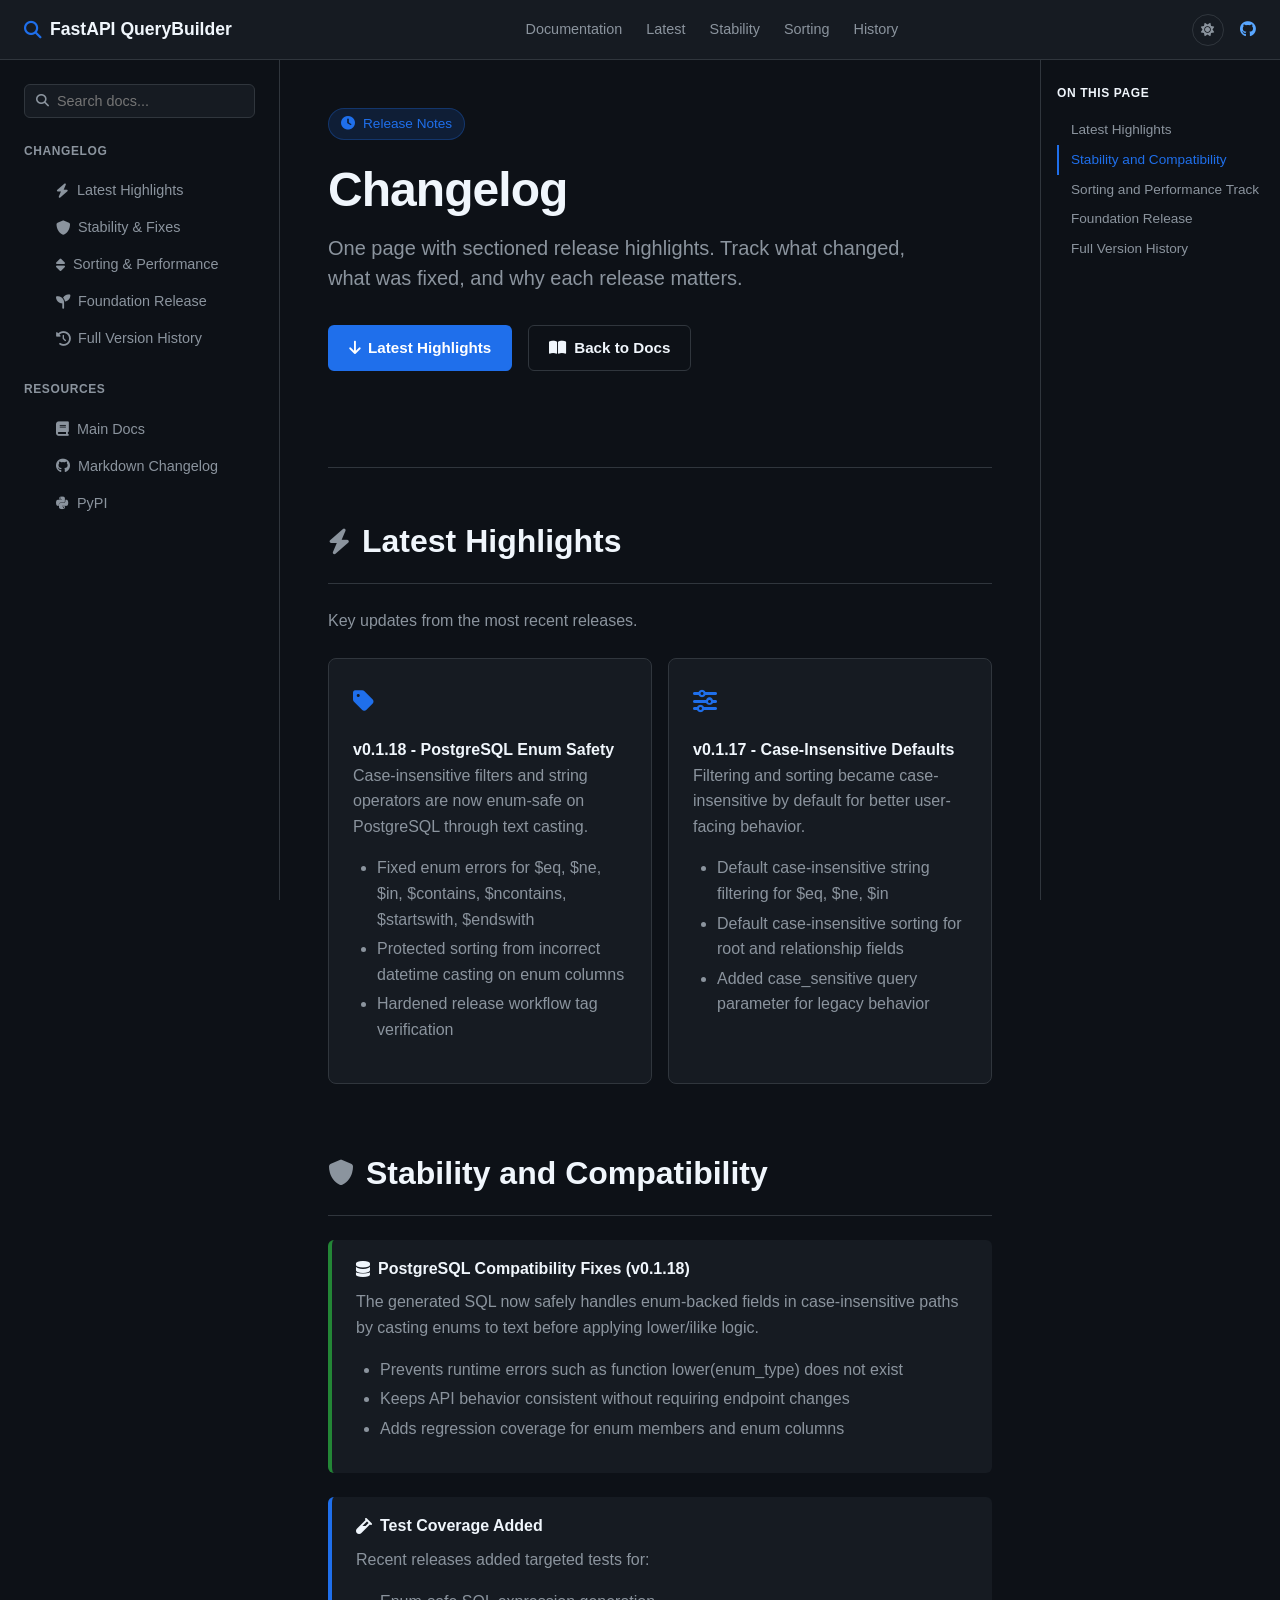
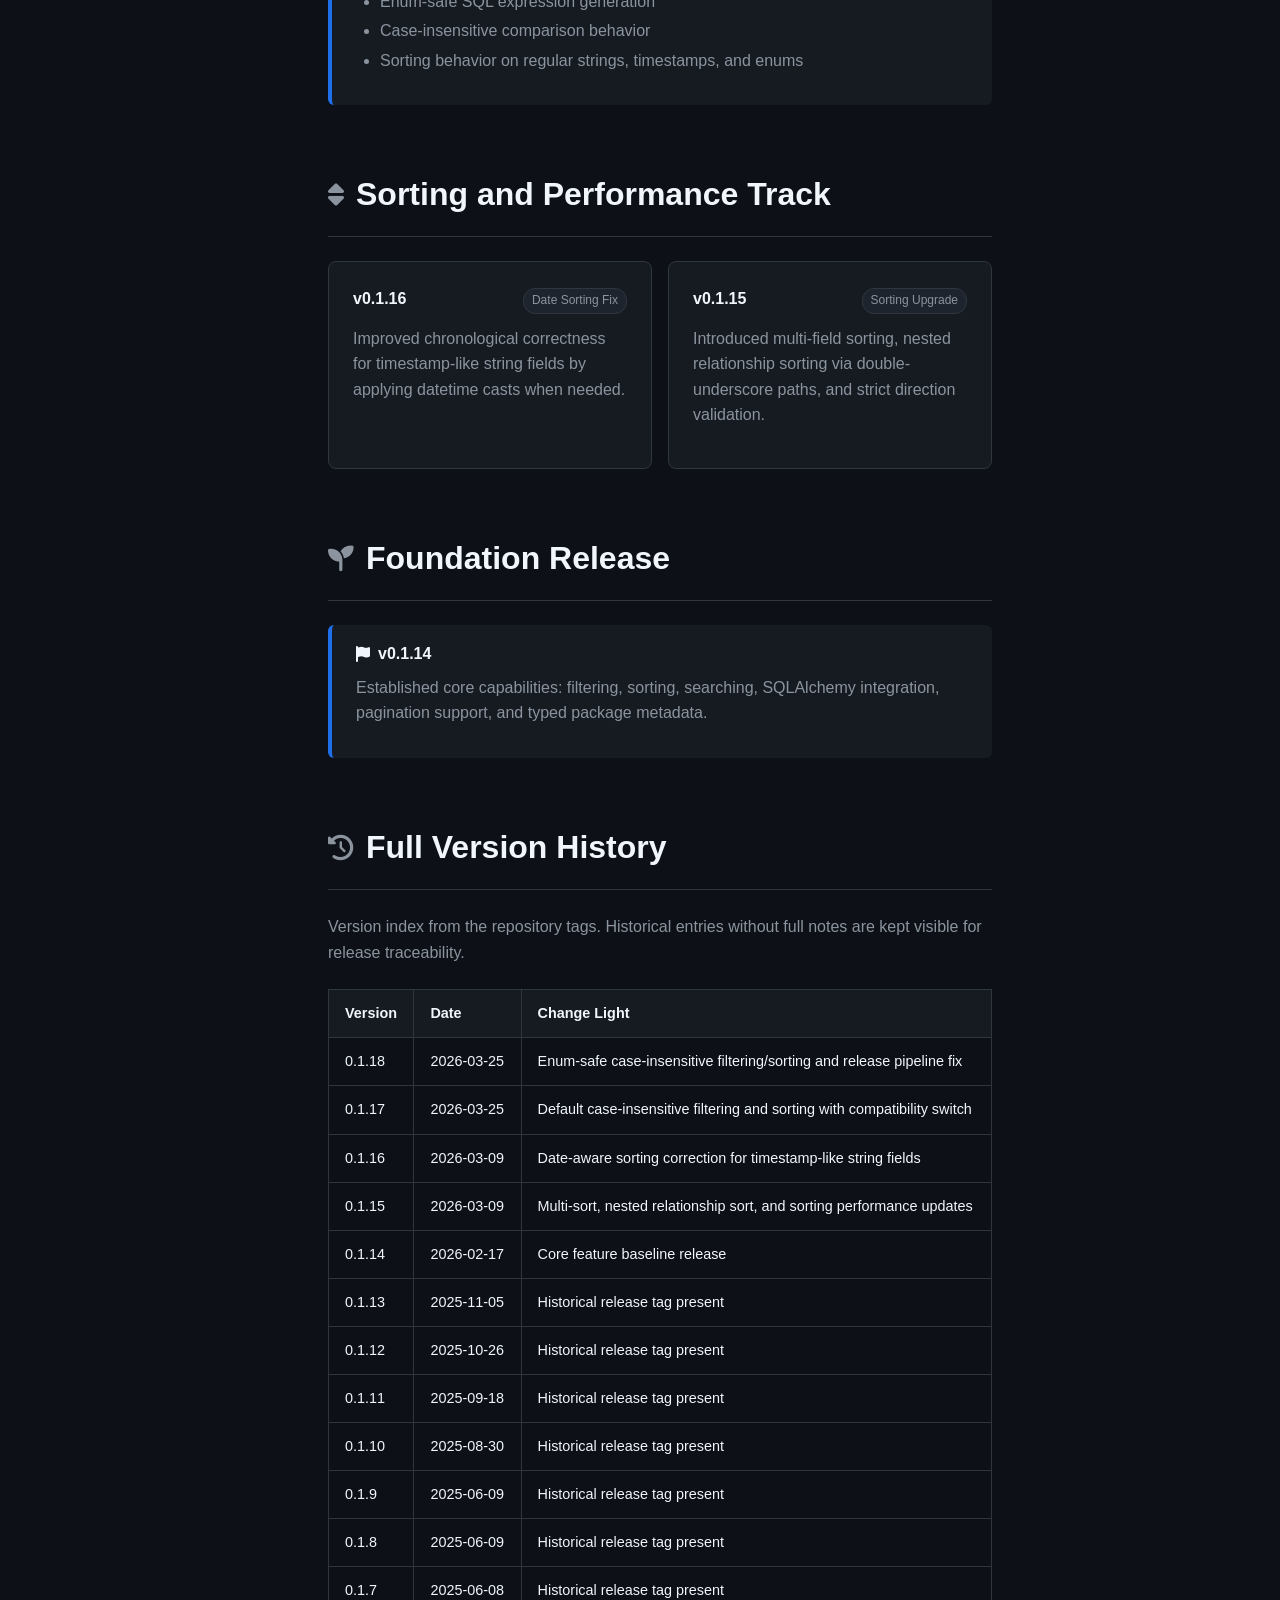
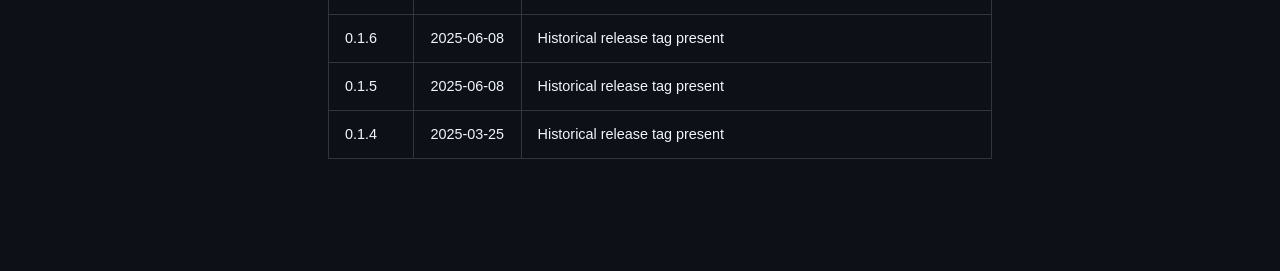
<file: docs/changelog.html>
<!DOCTYPE html>
<html lang="en" data-theme="light">

<head>
    <meta charset="UTF-8">
    <meta name="viewport" content="width=device-width, initial-scale=1.0">
    <meta name="description" content="FastAPI QueryBuilder changelog and release highlights.">
    <meta name="keywords" content="fastapi, sqlalchemy, query builder, changelog, releases, updates">
    <title>FastAPI QueryBuilder - Changelog</title>

    <link rel="preconnect" href="https://fonts.googleapis.com">
    <link rel="preconnect" href="https://fonts.gstatic.com" crossorigin>
    <link href="https://fonts.googleapis.com/css2?family=Inter:wght@300;400;500;600;700;800&family=Fira+Code:wght@400;500;600&display=swap"
        rel="stylesheet">
    <link href="https://cdnjs.cloudflare.com/ajax/libs/font-awesome/6.5.1/css/all.min.css" rel="stylesheet">
    <link rel="stylesheet" href="./style.css">
</head>

<body>
    <header class="header">
        <div class="header-container">
            <div class="header-left">
                <button class="mobile-menu-btn" aria-label="Toggle menu">
                    <span></span>
                    <span></span>
                    <span></span>
                </button>
                <a href="./index.html" class="logo">
                    <i class="fas fa-search"></i>
                    <span>FastAPI QueryBuilder</span>
                </a>
            </div>
            <nav class="header-nav">
                <a href="./index.html">Documentation</a>
                <a href="#latest">Latest</a>
                <a href="#stability">Stability</a>
                <a href="#sorting">Sorting</a>
                <a href="#history">History</a>
            </nav>
            <div class="header-right">
                <button class="theme-toggle" aria-label="Toggle theme" title="Toggle dark mode">
                    <i class="fas fa-sun sun-icon"></i>
                    <i class="fas fa-moon moon-icon"></i>
                </button>
                <a href="https://github.com/bhadri01/fastapi-querybuilder" target="_blank" class="github-link"
                    aria-label="GitHub repository">
                    <i class="fab fa-github"></i>
                </a>
            </div>
        </div>
    </header>

    <div class="layout-wrapper">
        <aside class="sidebar">
            <div class="sidebar-content">
                <div class="sidebar-search">
                    <i class="fas fa-search"></i>
                    <input type="text" placeholder="Search docs..." id="search-input">
                </div>

                <nav class="sidebar-nav">
                    <div class="nav-section">
                        <h3>Changelog</h3>
                        <ul>
                            <li><a href="#latest"><i class="fas fa-bolt"></i> Latest Highlights</a></li>
                            <li><a href="#stability"><i class="fas fa-shield"></i> Stability & Fixes</a></li>
                            <li><a href="#sorting"><i class="fas fa-sort"></i> Sorting & Performance</a></li>
                            <li><a href="#origins"><i class="fas fa-seedling"></i> Foundation Release</a></li>
                            <li><a href="#history"><i class="fas fa-clock-rotate-left"></i> Full Version History</a></li>
                        </ul>
                    </div>

                    <div class="nav-section">
                        <h3>Resources</h3>
                        <ul>
                            <li><a href="./index.html"><i class="fas fa-book"></i> Main Docs</a></li>
                            <li><a href="https://github.com/bhadri01/fastapi-querybuilder/blob/main/CHANGELOG.md" target="_blank"><i
                                        class="fab fa-github"></i> Markdown Changelog</a></li>
                            <li><a href="https://pypi.org/project/fastapi-querybuilder/" target="_blank"><i
                                        class="fab fa-python"></i> PyPI</a></li>
                        </ul>
                    </div>
                </nav>
            </div>
        </aside>

        <main class="main">
            <div class="content-container">
                <section class="hero">
                    <div class="hero-badge">
                        <i class="fas fa-clock"></i>
                        <span>Release Notes</span>
                    </div>
                    <h1 class="hero-title">Changelog</h1>
                    <p class="hero-subtitle">One page with sectioned release highlights. Track what changed, what was fixed,
                        and why each release matters.</p>
                    <div class="hero-actions">
                        <a href="#latest" class="btn btn-primary">
                            <i class="fas fa-arrow-down"></i>
                            Latest Highlights
                        </a>
                        <a href="./index.html" class="btn btn-secondary">
                            <i class="fas fa-book-open"></i>
                            Back to Docs
                        </a>
                    </div>
                </section>

                <section id="latest" class="section">
                    <h2 class="section-title">
                        <i class="fas fa-bolt"></i>
                        Latest Highlights
                    </h2>
                    <p class="section-intro">Key updates from the most recent releases.</p>

                    <div class="feature-grid">
                        <article class="feature-card">
                            <div class="feature-icon"><i class="fas fa-tag"></i></div>
                            <h4>v0.1.18 - PostgreSQL Enum Safety</h4>
                            <p>Case-insensitive filters and string operators are now enum-safe on PostgreSQL through text casting.</p>
                            <ul>
                                <li>Fixed enum errors for $eq, $ne, $in, $contains, $ncontains, $startswith, $endswith</li>
                                <li>Protected sorting from incorrect datetime casting on enum columns</li>
                                <li>Hardened release workflow tag verification</li>
                            </ul>
                        </article>

                        <article class="feature-card">
                            <div class="feature-icon"><i class="fas fa-sliders-h"></i></div>
                            <h4>v0.1.17 - Case-Insensitive Defaults</h4>
                            <p>Filtering and sorting became case-insensitive by default for better user-facing behavior.</p>
                            <ul>
                                <li>Default case-insensitive string filtering for $eq, $ne, $in</li>
                                <li>Default case-insensitive sorting for root and relationship fields</li>
                                <li>Added case_sensitive query parameter for legacy behavior</li>
                            </ul>
                        </article>
                    </div>
                </section>

                <section id="stability" class="section">
                    <h2 class="section-title">
                        <i class="fas fa-shield"></i>
                        Stability and Compatibility
                    </h2>

                    <div class="success-card">
                        <h4><i class="fas fa-database"></i> PostgreSQL Compatibility Fixes (v0.1.18)</h4>
                        <p>The generated SQL now safely handles enum-backed fields in case-insensitive paths by casting enums to text before applying lower/ilike logic.</p>
                        <ul>
                            <li>Prevents runtime errors such as function lower(enum_type) does not exist</li>
                            <li>Keeps API behavior consistent without requiring endpoint changes</li>
                            <li>Adds regression coverage for enum members and enum columns</li>
                        </ul>
                    </div>

                    <div class="info-card">
                        <h4><i class="fas fa-vial"></i> Test Coverage Added</h4>
                        <p>Recent releases added targeted tests for:</p>
                        <ul>
                            <li>Enum-safe SQL expression generation</li>
                            <li>Case-insensitive comparison behavior</li>
                            <li>Sorting behavior on regular strings, timestamps, and enums</li>
                        </ul>
                    </div>
                </section>

                <section id="sorting" class="section">
                    <h2 class="section-title">
                        <i class="fas fa-sort"></i>
                        Sorting and Performance Track
                    </h2>

                    <div class="feature-grid">
                        <article class="operator-card">
                            <div class="operator-header">
                                <h4>v0.1.16</h4>
                                <span class="operator-badge">Date Sorting Fix</span>
                            </div>
                            <p>Improved chronological correctness for timestamp-like string fields by applying datetime casts when needed.</p>
                        </article>

                        <article class="operator-card">
                            <div class="operator-header">
                                <h4>v0.1.15</h4>
                                <span class="operator-badge">Sorting Upgrade</span>
                            </div>
                            <p>Introduced multi-field sorting, nested relationship sorting via double-underscore paths, and strict direction validation.</p>
                        </article>
                    </div>
                </section>

                <section id="origins" class="section">
                    <h2 class="section-title">
                        <i class="fas fa-seedling"></i>
                        Foundation Release
                    </h2>

                    <div class="info-card">
                        <h4><i class="fas fa-flag"></i> v0.1.14</h4>
                        <p>Established core capabilities: filtering, sorting, searching, SQLAlchemy integration, pagination support,
                            and typed package metadata.</p>
                    </div>
                </section>

                <section id="history" class="section">
                    <h2 class="section-title">
                        <i class="fas fa-clock-rotate-left"></i>
                        Full Version History
                    </h2>
                    <p>Version index from the repository tags. Historical entries without full notes are kept visible for release traceability.</p>

                    <table>
                        <thead>
                            <tr>
                                <th>Version</th>
                                <th>Date</th>
                                <th>Change Light</th>
                            </tr>
                        </thead>
                        <tbody>
                            <tr><td>0.1.18</td><td>2026-03-25</td><td>Enum-safe case-insensitive filtering/sorting and release pipeline fix</td></tr>
                            <tr><td>0.1.17</td><td>2026-03-25</td><td>Default case-insensitive filtering and sorting with compatibility switch</td></tr>
                            <tr><td>0.1.16</td><td>2026-03-09</td><td>Date-aware sorting correction for timestamp-like string fields</td></tr>
                            <tr><td>0.1.15</td><td>2026-03-09</td><td>Multi-sort, nested relationship sort, and sorting performance updates</td></tr>
                            <tr><td>0.1.14</td><td>2026-02-17</td><td>Core feature baseline release</td></tr>
                            <tr><td>0.1.13</td><td>2025-11-05</td><td>Historical release tag present</td></tr>
                            <tr><td>0.1.12</td><td>2025-10-26</td><td>Historical release tag present</td></tr>
                            <tr><td>0.1.11</td><td>2025-09-18</td><td>Historical release tag present</td></tr>
                            <tr><td>0.1.10</td><td>2025-08-30</td><td>Historical release tag present</td></tr>
                            <tr><td>0.1.9</td><td>2025-06-09</td><td>Historical release tag present</td></tr>
                            <tr><td>0.1.8</td><td>2025-06-09</td><td>Historical release tag present</td></tr>
                            <tr><td>0.1.7</td><td>2025-06-08</td><td>Historical release tag present</td></tr>
                            <tr><td>0.1.6</td><td>2025-06-08</td><td>Historical release tag present</td></tr>
                            <tr><td>0.1.5</td><td>2025-06-08</td><td>Historical release tag present</td></tr>
                            <tr><td>0.1.4</td><td>2025-03-25</td><td>Historical release tag present</td></tr>
                        </tbody>
                    </table>
                </section>
            </div>
        </main>

        <aside class="right-sidebar"></aside>
    </div>

    <script src="./script.js"></script>
</body>

</html>
</file>
<file: docs/style.css>
/* ===========================
   Professional Documentation Theme
   FastAPI QueryBuilder
   =========================== */

/* ---------------------------
   Design Tokens & Variables
   --------------------------- */
:root {
  /* Color Palette - Professional Dark */
  --bg-body: #0d1117;       /* Github Dimmed */
  --bg-nav: #161b22;        /* Github Header */
  --bg-sidebar: #0d1117;    
  --bg-card: #161b22;
  --bg-card-hover: #1c2128;
  --bg-code: #1e242e;       
  --bg-inline-code: rgba(110, 118, 129, 0.4);

  /* Borders */
  --border-color: #30363d;
  --border-hover: #8b949e;
  --border-active: #58a6ff;

  /* Text Colors */
  --text-primary: #f0f6fc;
  --text-secondary: #8b949e;
  --text-tertiary: #6e7681;
  --text-link: #58a6ff;
  --text-link-hover: #79c0ff;
  --text-code: #c9d1d9;

  /* Accents */
  --accent-primary: #1f6feb;   
  --accent-primary-hover: #388bfd;
  --accent-success: #238636;
  --accent-warning: #9e6a03;   
  --accent-error: #da3633;
  --accent-info: #1f6feb;

  /* Spacing System */
  --space-2: 0.125rem;
  --space-4: 0.25rem;
  --space-8: 0.5rem;
  --space-12: 0.75rem;
  --space-16: 1rem;
  --space-24: 1.5rem;
  --space-32: 2rem;
  --space-48: 3rem;
  --space-64: 4rem;

  /* Layout */
  --header-height: 60px;
  --sidebar-width: 280px;
  --toc-width: 240px;
  --content-max-width: 860px;

  /* Typography */
  --font-sans: -apple-system, BlinkMacSystemFont, "Segoe UI", "Noto Sans", Helvetica, Arial, sans-serif, "Apple Color Emoji", "Segoe UI Emoji";
  --font-mono: ui-monospace, SFMono-Regular, "SF Mono", Menlo, Consolas, "Liberation Mono", monospace;
  
  --radius-sm: 4px;
  --radius-md: 6px;
  --radius-lg: 8px;
}

/* Light Theme Variables */
[data-theme="light"] {
  --bg-body: #ffffff;
  --bg-nav: #f6f8fa;
  --bg-sidebar: #ffffff;
  --bg-card: #f6f8fa;
  --bg-card-hover: #f3f4f6; 
  --bg-code: #f6f8fa;
  --bg-inline-code: rgba(175, 184, 193, 0.2);

  --border-color: #d0d7de;
  --border-hover: #8c959f;
  
  --text-primary: #1f2328;
  --text-secondary: #656d76;
  --text-tertiary: #8c959f;
  --text-code: #1f2328;

  --accent-primary: #0969da;
  --accent-primary-hover: #0550ae;
}

/* ---------------------------
   Reset & Base Styles
   --------------------------- */
*, *::before, *::after {
  box-sizing: border-box;
  margin: 0;
  padding: 0;
}

html {
  scroll-behavior: smooth;
  scroll-padding-top: calc(var(--header-height) + 2rem);
}

body {
  font-family: var(--font-sans);
  font-size: 16px;
  line-height: 1.6;
  color: var(--text-primary);
  background-color: var(--bg-body);
  display: flex;
  flex-direction: column;
  min-height: 100vh;
}

a {
  color: var(--text-link);
  text-decoration: none;
  transition: color 0.1s ease;
}

a:hover {
  text-decoration: underline;
}

code {
  font-family: var(--font-mono);
  font-size: 0.85em;
  padding: 0.2em 0.4em;
  border-radius: var(--radius-md);
  background-color: var(--bg-inline-code);
  color: var(--text-primary);
}

/* ---------------------------
   Layout Structure
   --------------------------- */
.layout-wrapper {
  display: flex;
  flex: 1;
  max-width: 1440px;
  margin: 0 auto;
  width: 100%;
}

/* Header */
.header {
  position: sticky;
  top: 0;
  z-index: 50;
  height: var(--header-height);
  background-color: var(--bg-nav);
  border-bottom: 1px solid var(--border-color);
  width: 100%;
}

.header-container {
  max-width: 1440px;
  margin: 0 auto;
  padding: 0 var(--space-24);
  height: 100%;
  display: flex;
  align-items: center;
  justify-content: space-between;
}

.header-left {
  display: flex;
  align-items: center;
  gap: var(--space-16);
}

.logo {
  display: flex;
  align-items: center;
  gap: var(--space-8);
  font-weight: 600;
  font-size: 1.1rem;
  color: var(--text-primary) !important;
  text-decoration: none !important;
}

.logo i { color: var(--accent-primary); }

.header-nav {
  display: flex;
  gap: var(--space-24);
}

.header-nav a {
  color: var(--text-secondary);
  font-size: 0.9rem;
  font-weight: 500;
}

.header-nav a:hover { color: var(--text-primary); }

.header-right {
  display: flex;
  align-items: center;
  gap: var(--space-16);
}

/* Sidebar Navigation */
.sidebar {
  width: var(--sidebar-width);
  position: sticky;
  top: var(--header-height);
  height: calc(100vh - var(--header-height));
  overflow-y: auto;
  border-right: 1px solid var(--border-color);
  background-color: var(--bg-sidebar);
  flex-shrink: 0;
  padding: var(--space-24) 0;
}

.sidebar-content { padding: 0 var(--space-24); }

.sidebar-search {
  margin-bottom: var(--space-24);
  position: relative;
}

.sidebar-search input {
  width: 100%;
  padding: var(--space-8) var(--space-12) var(--space-8) var(--space-32);
  background-color: var(--bg-card);
  border: 1px solid var(--border-color);
  border-radius: var(--radius-md);
  color: var(--text-primary);
  font-size: 0.9rem;
  transition: border-color 0.15s ease;
}

.sidebar-search i {
  position: absolute;
  left: var(--space-12);
  top: 50%;
  transform: translateY(-50%);
  color: var(--text-secondary);
  font-size: 0.8rem;
}

.sidebar-search input:focus {
  outline: none;
  border-color: var(--accent-primary);
  box-shadow: 0 0 0 2px rgba(88, 166, 255, 0.3);
}

.nav-section { margin-bottom: var(--space-24); }

.nav-section h3 {
  font-size: 0.75rem;
  text-transform: uppercase;
  letter-spacing: 0.05em;
  color: var(--text-secondary);
  margin-bottom: var(--space-12);
  font-weight: 600;
}

.sidebar-nav ul { list-style: none; }
.sidebar-nav li { margin-bottom: 2px; }

.sidebar-nav a {
  display: flex;
  align-items: center;
  gap: var(--space-8);
  padding: 6px 8px;
  color: var(--text-secondary);
  font-size: 0.9rem;
  border-radius: var(--radius-sm);
  transition: all 0.1s;
}

.sidebar-nav a:hover, .sidebar-nav a.active {
  background-color: var(--bg-card-hover);
  color: var(--text-primary);
  text-decoration: none;
}

.sidebar-nav a.active {
  color: var(--accent-primary);
  font-weight: 500;
}

/* Main Content */
.main {
  flex: 1;
  min-width: 0;
  padding: var(--space-48) var(--space-48);
}

.content-container {
  max-width: var(--content-max-width);
  margin: 0 auto;
}

/* Hero Section */
.hero {
  border-bottom: 1px solid var(--border-color);
  padding-bottom: var(--space-48);
  margin-bottom: var(--space-48);
}

.hero-badge {
  display: inline-flex;
  align-items: center;
  gap: var(--space-8);
  padding: 4px 12px;
  background-color: rgba(31, 111, 235, 0.15);
  border: 1px solid rgba(31, 111, 235, 0.3);
  border-radius: 20px;
  color: var(--accent-primary);
  font-size: 0.85rem;
  font-weight: 500;
  margin-bottom: var(--space-24);
}

.hero-title {
  font-size: 3rem;
  line-height: 1.1;
  margin-bottom: var(--space-16);
  font-weight: 700;
  letter-spacing: -0.02em;
}

.hero-subtitle {
  font-size: 1.25rem;
  color: var(--text-secondary);
  max-width: 600px;
  margin-bottom: var(--space-32);
  line-height: 1.5;
}

.hero-actions {
  display: flex;
  gap: var(--space-16);
  margin-bottom: var(--space-48);
}

.btn {
  display: inline-flex;
  align-items: center;
  gap: var(--space-8);
  padding: 10px 20px;
  border-radius: var(--radius-md);
  font-weight: 600;
  text-decoration: none;
  font-size: 0.95rem;
  transition: all 0.2s;
  cursor: pointer;
}

.btn-primary {
  background-color: var(--accent-primary);
  color: white !important;
  border: 1px solid transparent;
}

.btn-primary:hover { background-color: var(--accent-primary-hover); }

.btn-secondary {
  background-color: transparent;
  border: 1px solid var(--border-color);
  color: var(--text-primary) !important;
}

.btn-secondary:hover {
  background-color: var(--bg-card-hover);
  border-color: var(--text-secondary);
}

/* Features Grid (Hero) */
.hero-features {
  display: grid;
  grid-template-columns: repeat(auto-fit, minmax(180px, 1fr));
  gap: var(--space-16);
}

.hero-feature {
  display: flex;
  align-items: center;
  gap: var(--space-12);
  color: var(--text-secondary);
  font-size: 0.9rem;
}

.hero-feature i { color: var(--accent-success); }

/* Documentation Content */
.section {
  margin-bottom: var(--space-64);
  scroll-margin-top: 80px;
}

.section-title {
  font-size: 2rem;
  padding-bottom: var(--space-16);
  border-bottom: 1px solid var(--border-color);
  margin-bottom: var(--space-24);
  margin-top: var(--space-48);
  display: flex;
  align-items: center;
  gap: var(--space-12);
  color: var(--text-primary);
}

.section-title i {
  color: var(--text-secondary);
  font-size: 0.8em;
}

.subsection-title {
  font-size: 1.5rem;
  margin-top: var(--space-32);
  margin-bottom: var(--space-16);
  color: var(--text-primary);
  display: flex;
  align-items: center;
  gap: var(--space-8);
}

.subsection-title i {
  font-size: 0.8em;
  color: var(--accent-primary);
}

p { margin-bottom: var(--space-16); color: var(--text-secondary); }

/* Code Blocks */
.code-block {
  margin: var(--space-24) 0;
  border: 1px solid var(--border-color);
  border-radius: var(--radius-lg);
  overflow: hidden;
  background-color: var(--bg-nav);
}

.code-header {
  display: flex;
  justify-content: space-between;
  align-items: center;
  padding: 8px 16px;
  background-color: var(--bg-card);
  border-bottom: 1px solid var(--border-color);
  font-size: 0.8rem;
  color: var(--text-secondary);
}

.copy-btn {
  background: none;
  border: none;
  font-size: 0.8rem;
  color: var(--text-secondary);
  cursor: pointer;
  display: flex;
  align-items: center;
  gap: 6px;
  padding: 4px 8px;
  border-radius: var(--radius-sm);
}

.copy-btn:hover {
  background-color: var(--border-color);
  color: var(--text-primary);
}

pre {
  margin: 0 !important;
  padding: 16px !important;
  background-color: var(--bg-code) !important;
  overflow-x: auto;
  border-radius: 0 !important;
}

/* Info Cards */
.info-card, .success-card, .warning-card {
  padding: 16px 24px;
  margin: var(--space-24) 0;
  border-radius: var(--radius-md);
  border-left: 4px solid;
  background-color: var(--bg-card);
}

.info-card { border-color: var(--accent-info); }
.success-card { border-color: var(--accent-success); }
.warning-card { border-color: var(--accent-warning); }

.info-card h4, .success-card h4, .warning-card h4 {
  margin-top: 0;
  margin-bottom: var(--space-8);
  color: var(--text-primary);
  display: flex;
  align-items: center;
  gap: var(--space-8);
}

/* Lists and Tables */
ul, ol {
  padding-left: var(--space-24);
  margin-bottom: var(--space-16);
  color: var(--text-secondary);
}

li { margin-bottom: var(--space-4); }

table {
  width: 100%;
  border-collapse: collapse;
  margin: var(--space-24) 0;
  font-size: 0.9rem;
}

th, td {
  padding: 12px 16px;
  border: 1px solid var(--border-color);
  text-align: left;
}

th { background-color: var(--bg-card); font-weight: 600; color: var(--text-primary); }

/* Feature/Operator Grids */
.feature-grid, .operators-grid {
  display: grid;
  grid-template-columns: repeat(auto-fill, minmax(280px, 1fr));
  gap: var(--space-16);
  margin: var(--space-24) 0;
}

.feature-card, .operator-card, .search-type-card {
  background-color: var(--bg-card);
  border: 1px solid var(--border-color);
  border-radius: var(--radius-lg);
  padding: var(--space-24);
  transition: transform 0.2s, border-color 0.2s;
}

.feature-card:hover, .operator-card:hover, .search-type-card:hover {
  transform: translateY(-2px);
  border-color: var(--text-secondary);
}

.feature-icon, .search-type-icon {
  font-size: 1.5rem;
  color: var(--accent-primary);
  margin-bottom: var(--space-16);
}

.operator-header {
  display: flex;
  justify-content: space-between;
  align-items: baseline;
  margin-bottom: var(--space-12);
}

.operator-badge {
  font-size: 0.75rem;
  padding: 2px 8px;
  border-radius: 12px;
  background-color: var(--bg-code);
  color: var(--text-secondary);
  border: 1px solid var(--border-color);
}

.operator-sql {
  margin-top: var(--space-12);
  font-size: 0.85rem;
  color: var(--text-secondary);
  font-family: var(--font-mono);
  padding: 8px;
  background-color: var(--bg-code);
  border-radius: var(--radius-sm);
}

/* Right TOC */
.right-sidebar {
  width: var(--toc-width);
  position: sticky;
  top: var(--header-height);
  height: calc(100vh - var(--header-height));
  padding: var(--space-24) var(--space-16);
  border-left: 1px solid var(--border-color);
  display: none;
  flex-shrink: 0;
  background-color: var(--bg-body);
}

@media (min-width: 1280px) {
  .right-sidebar { display: block; }
}

.toc-title {
  font-size: 0.75rem;
  font-weight: 600;
  color: var(--text-primary);
  margin-bottom: var(--space-12);
  text-transform: uppercase;
  letter-spacing: 0.05em;
}

.toc-nav {
  display: flex;
  flex-direction: column;
}

.toc-link {
  display: block;
  font-size: 0.85rem;
  color: var(--text-secondary);
  padding: 4px 0 4px 12px;
  text-decoration: none;
  border-left: 2px solid transparent;
  transition: 0.1s;
}

.toc-link:hover { color: var(--text-primary); }

.toc-link.active {
  color: var(--accent-primary);
  border-left-color: var(--accent-primary);
  font-weight: 500;
}

/* Footer */
.footer {
  margin-top: auto;
  border-top: 1px solid var(--border-color);
  padding: var(--space-64) 0;
  background-color: var(--bg-sidebar);
}

.footer-container {
  max-width: var(--content-max-width);
  margin: 0 auto;
  padding: 0 var(--space-24);
  display: grid;
  grid-template-columns: repeat(auto-fit, minmax(200px, 1fr));
  gap: var(--space-32);
}

.footer-section h4 {
  margin-top: 0;
  font-size: 0.9rem;
  text-transform: uppercase;
  letter-spacing: 0.05em;
  margin-bottom: var(--space-16);
  color: var(--text-primary);
}

.footer-section ul {
  list-style: none;
  padding: 0;
}

.footer-section li { margin-bottom: var(--space-8); }

.footer-section a { color: var(--text-secondary); }
.footer-section a:hover { color: var(--text-primary); }

.footer-bottom {
  margin-top: var(--space-48);
  padding-top: var(--space-24);
  border-top: 1px solid var(--border-color);
  text-align: center;
  color: var(--text-tertiary);
  font-size: 0.85rem;
}

/* Mobile Responsiveness */
@media (max-width: 1024px) {
  .layout-wrapper { max-width: 100%; }
  .content-container { max-width: 100%; }
  .right-sidebar { display: none; }
}

@media (max-width: 768px) {
  .layout-wrapper { flex-direction: column; }
  
  /* Sidebar handling on mobile */
  .sidebar {
    width: 100%;
    height: auto;
    position: fixed;
    top: var(--header-height);
    left: 0;
    right: 0;
    bottom: 0;
    background-color: var(--bg-sidebar);
    z-index: 40;
    transform: translateX(-100%);
    transition: transform 0.3s cubic-bezier(0.4, 0, 0.2, 1);
    border-right: none;
    padding-bottom: var(--space-64);
  }
  
  .sidebar.active {
    transform: translateX(0);
  }

  /* Header adjustments */
  .header-nav { display: none; }
  .header-container { padding: 0 var(--space-16); }
  
  /* Mobile Menu Button */
  .mobile-menu-btn {
    display: flex;
    flex-direction: column;
    justify-content: center;
    gap: 5px;
    background: none;
    border: none;
    cursor: pointer;
    padding: var(--space-8);
    margin-right: var(--space-8);
    z-index: 51;
  }

  .mobile-menu-btn span {
    width: 24px;
    height: 2px;
    background-color: var(--text-secondary);
    border-radius: 2px;
    transition: all 0.3s ease;
  }

  .mobile-menu-btn.active span:nth-child(1) {
    transform: translateY(7px) rotate(45deg);
  }

  .mobile-menu-btn.active span:nth-child(2) {
    opacity: 0;
  }

  .mobile-menu-btn.active span:nth-child(3) {
    transform: translateY(-7px) rotate(-45deg);
  }

  /* Main content spacing */
  .main { padding: var(--space-24) var(--space-16); }
  .hero-title { font-size: 2rem; }
  
  /* Footer layout */
  .footer-container { 
    grid-template-columns: 1fr; 
    gap: var(--space-24); 
    text-align: center; 
  }
}

/* Base styles for mobile menu button (hidden on desktop) */
.mobile-menu-btn {
  display: none;
}

/* Theme Toggle */
.theme-toggle {
  background: none;
  border: 1px solid var(--border-color);
  color: var(--text-secondary);
  width: 32px;
  height: 32px;
  border-radius: 50%;
  cursor: pointer;
  display: flex;
  align-items: center;
  justify-content: center;
  transition: 0.2s;
}

.theme-toggle:hover {
  background-color: var(--bg-card-hover);
  color: var(--text-primary);
}

/* Syntax Highlighting overrides for Prism Tomorrow */
code[class*="language-"], pre[class*="language-"] {
  color: var(--text-code);
  text-shadow: none;
  font-family: var(--font-mono);
  font-size: 1em;
  direction: ltr;
  text-align: left;
  white-space: pre;
  word-spacing: normal;
  word-break: normal;
  line-height: 1.5;
}

/* Token colors tailored for dark professional theme */
.token.comment, .token.prolog, .token.doctype, .token.cdata { color: var(--text-tertiary); }
.token.punctuation { color: var(--text-secondary); }
.token.namespace { opacity: .7; }
.token.property, .token.tag, .token.boolean, .token.number, .token.constant, .token.symbol, .token.deleted { color: #79c0ff; }
.token.selector, .token.attr-name, .token.string, .token.char, .token.builtin, .token.inserted { color: #a5d6ff; }
.token.operator, .token.entity, .token.url, .language-css .token.string, .style .token.string { color: #d2a8ff; }
.token.atrule, .token.attr-value, .token.keyword { color: #ff7b72; }
.token.function, .token.class-name { color: #d2a8ff; }
.token.regex, .token.important, .token.variable { color: #ffa657; }
</file>
